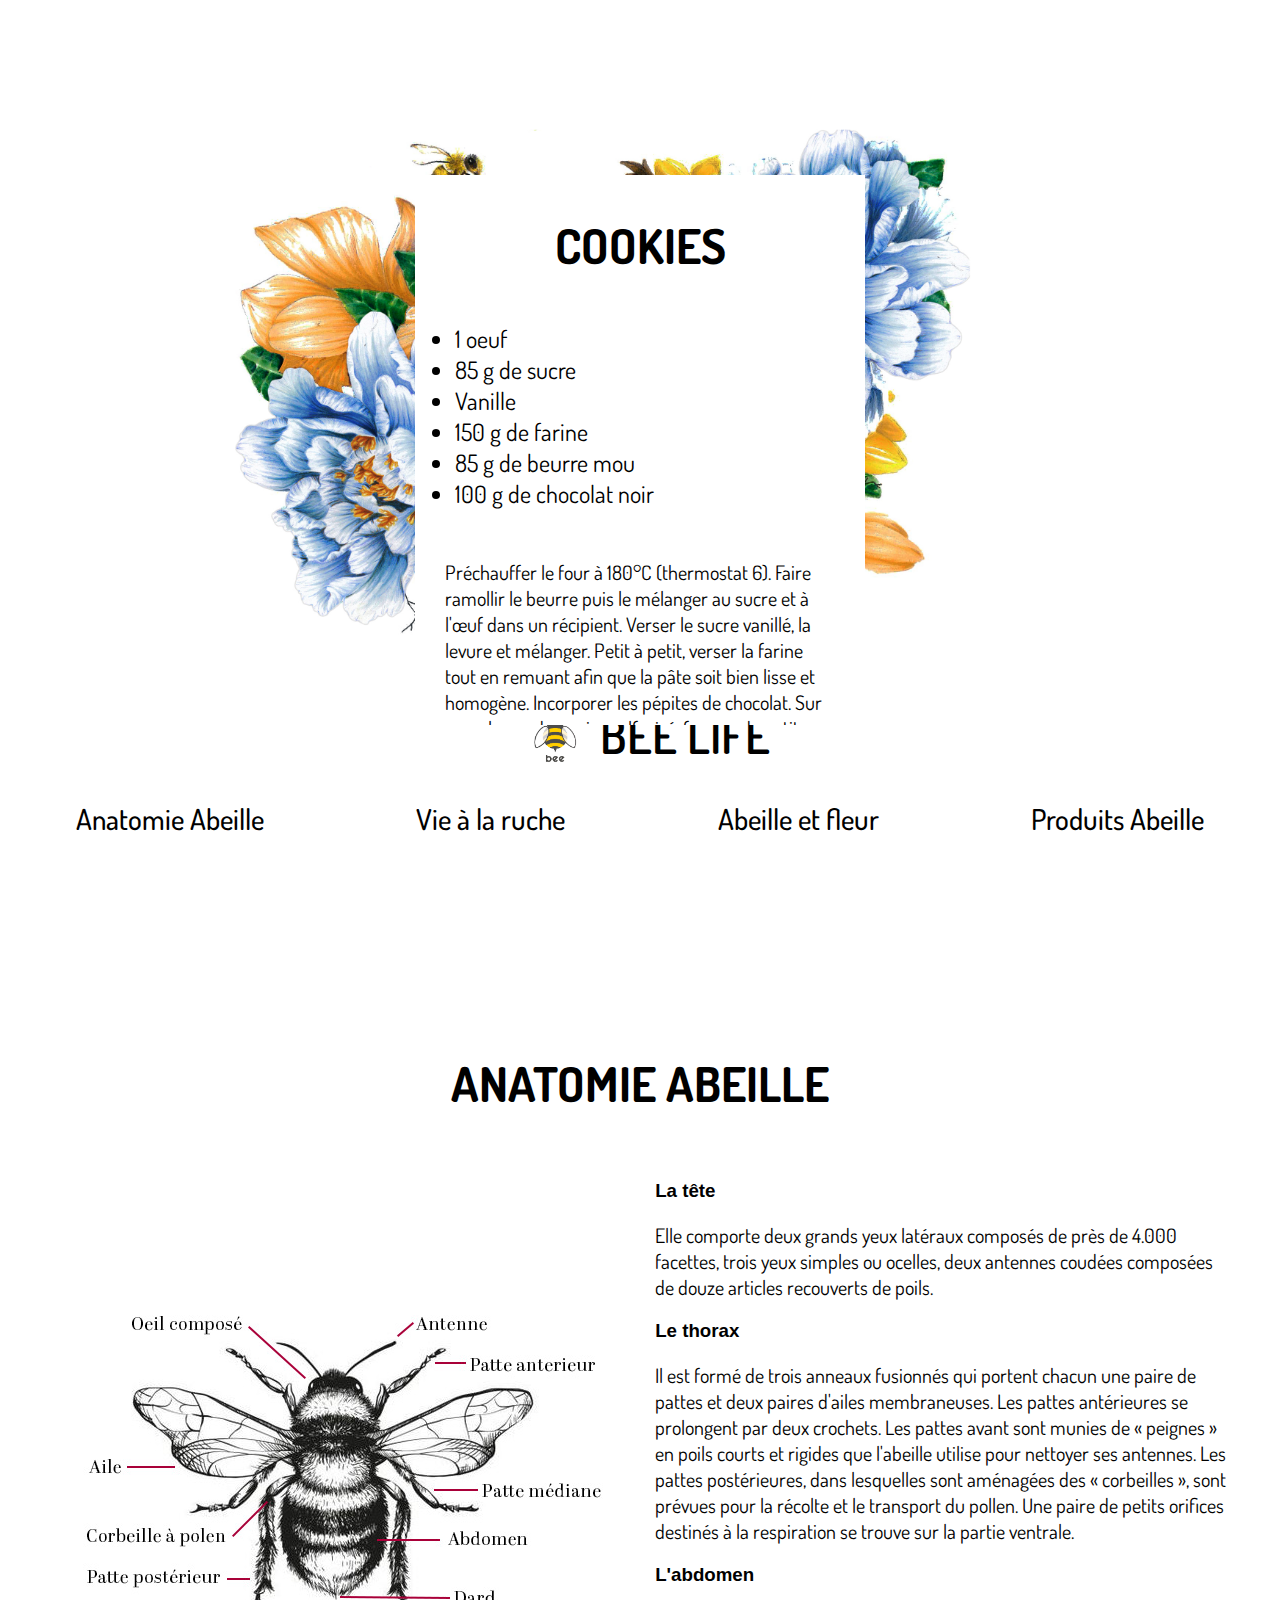
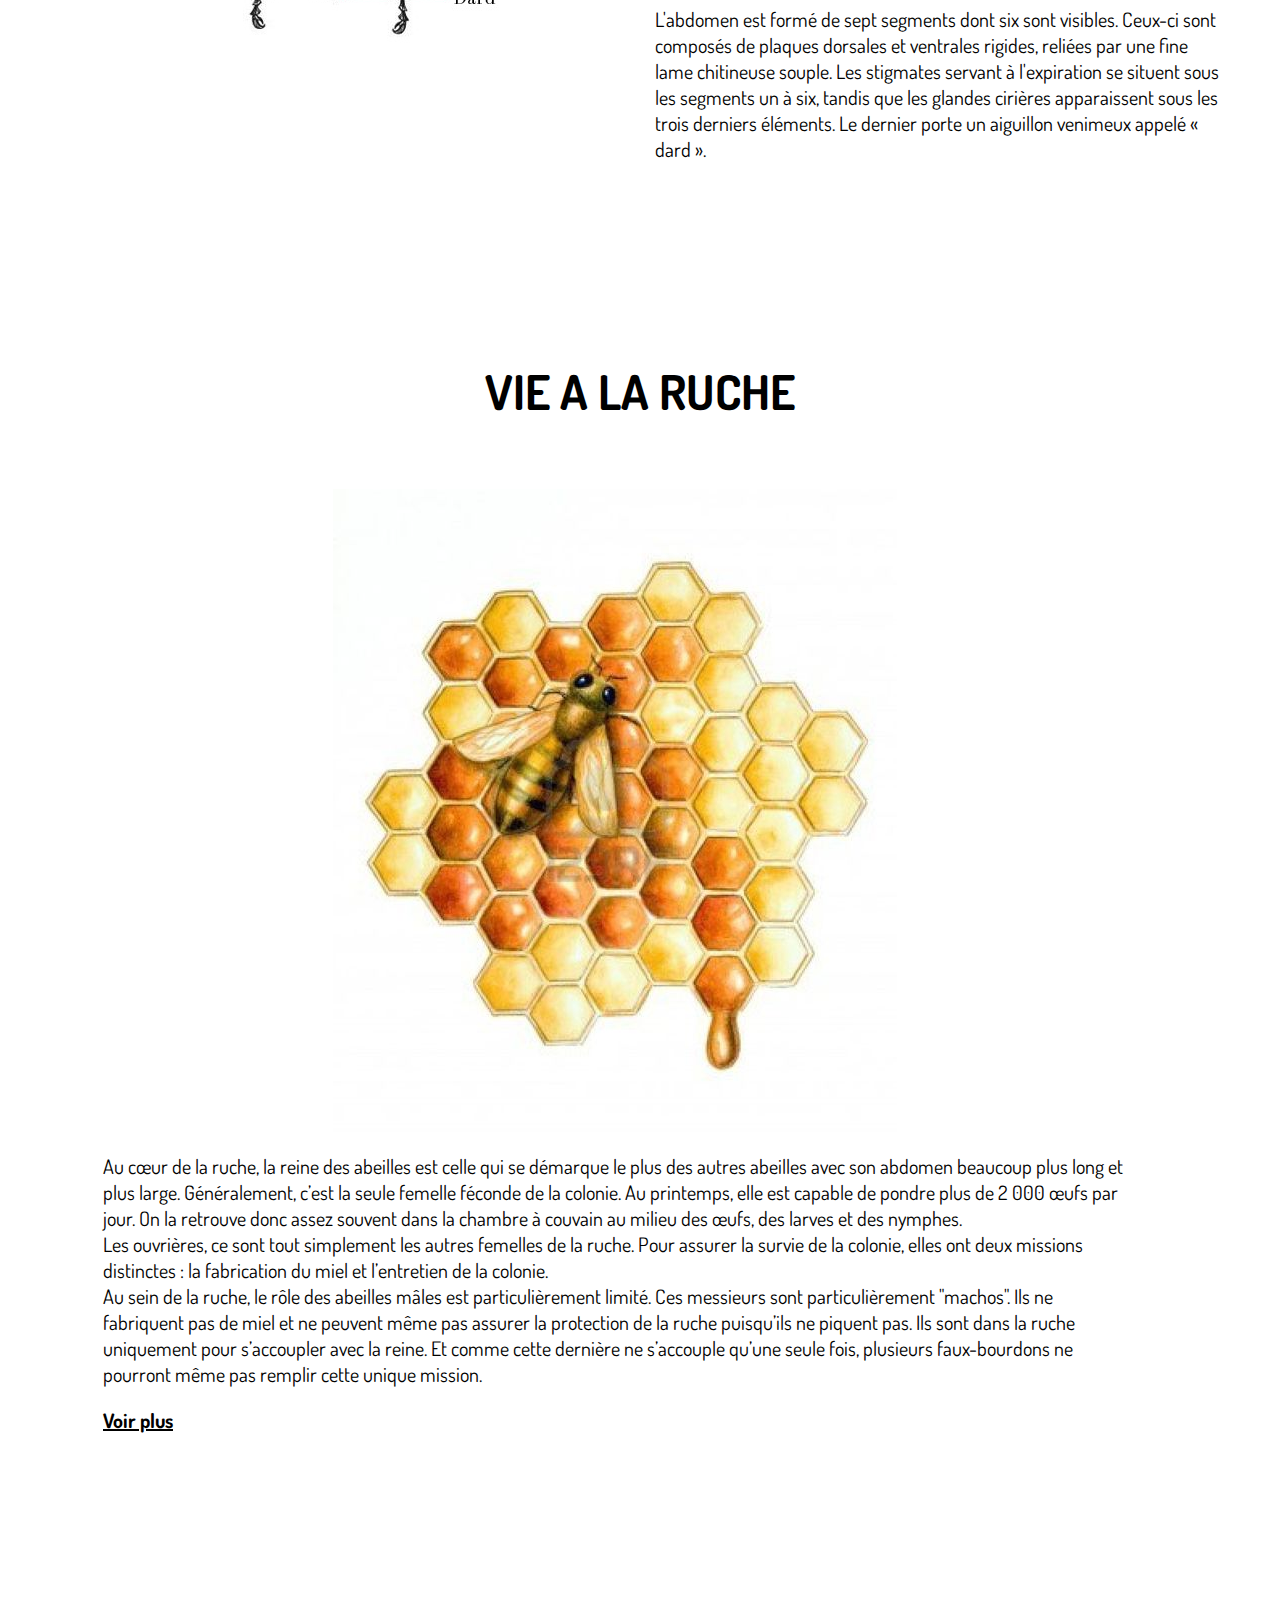
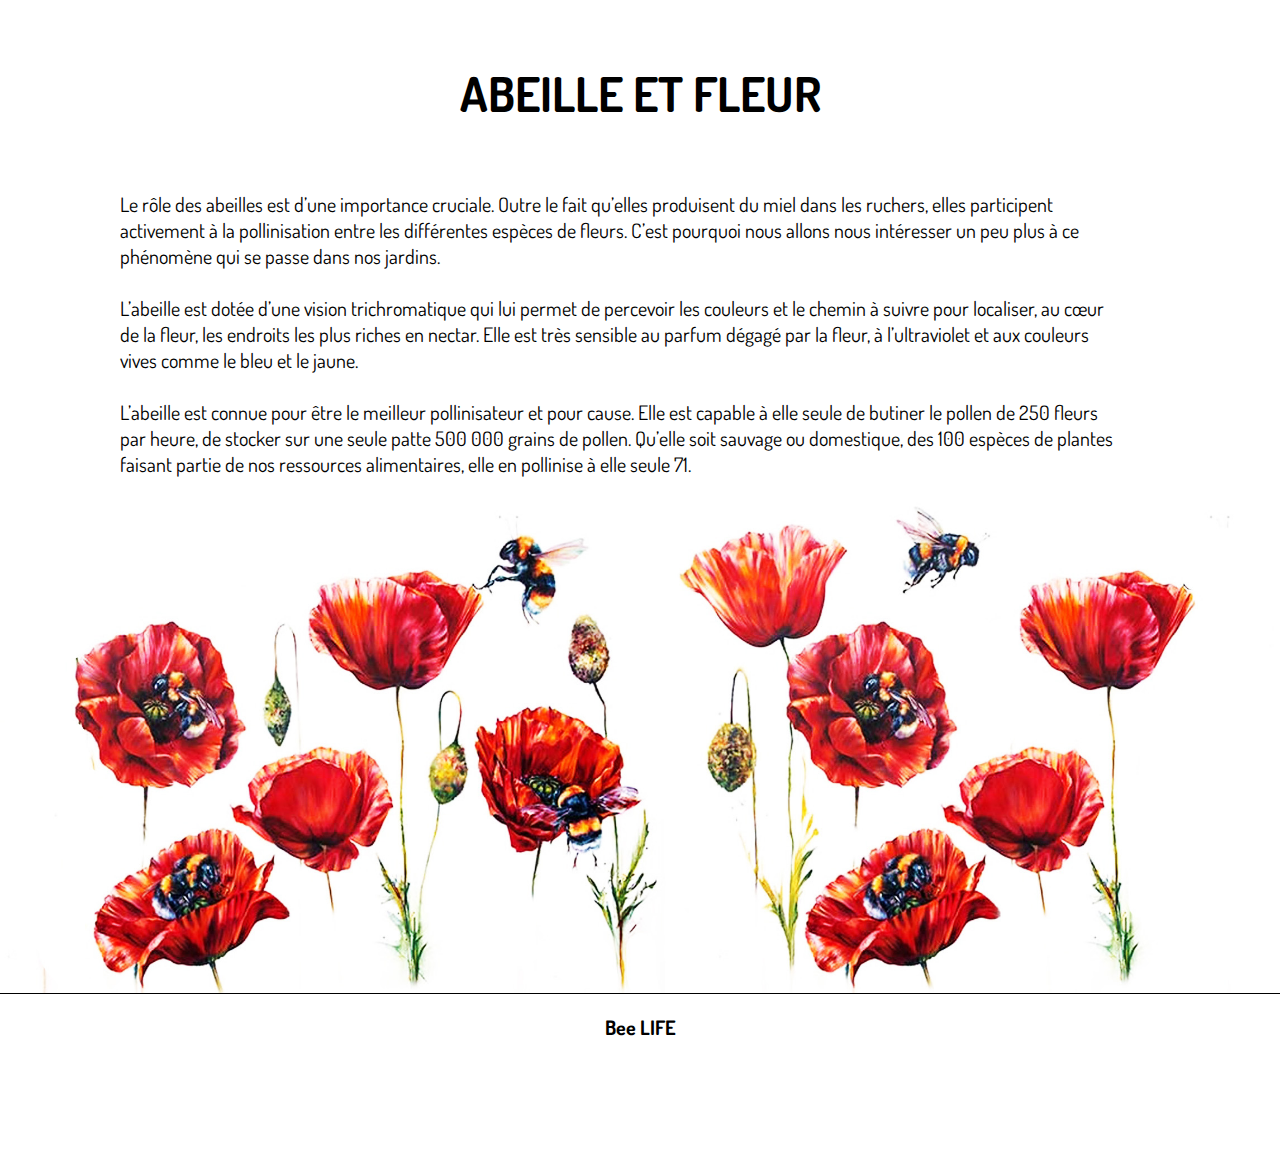
<file: index.html>
<!DOCTYPE html>
<html lang="fr" dir="ltr">

<head>

  <link rel="stylesheet" href="css/master.css">
  <link rel="stylesheet" href="css/typo.css">
  <link href="https://fonts.googleapis.com/icon?family=Material+Icons" rel="stylesheet">
  <meta charset="utf-8">
  <title>LA RUCHE</title>
  <script src="https://ajax.googleapis.com/ajax/libs/jquery/3.5.1/jquery.min.js"></script>
</head>






<header>

  <section id="header1">
  </section>

  <div class="logo-titre">
    <img src="images/logo.png" alt="image illustrant le projet">
    <h1 id="top">BEE LIFE</h1>
  </div>

  <div class="centrer-menu">
    <a href="#main-menu" class="toggle-menu">
      <i class="material-icons">menu</i>
    </a>
  </div>

  <nav id="main-menu">

    <ul>
      <li><a href="#step1">Anatomie Abeille</a></li>
      <li><a href="#step2">Vie à la ruche</a></li>
      <li><a href="#step3">Abeille et fleur</a></li>
      <li><a href="step4.html">Produits Abeille</a></li>
    </ul>
    <div class="centrer-menu">
      <a href="#hide" class="toggle-menu">
        <i class="material-icons" id="hide">
          keyboard_arrow_up
        </i>
      </a>
    </div>
  </nav>
</header>






<body>

  <div class="test1">
    <img src="images/abeilleruche.png" alt="">
  </div>

  <div class="first-article" id="step1">
    <h2>ANATOMIE ABEILLE</h2>
    <div class="main-content">
      <figure>
        <img src="images/abeille-a.jpg" alt="">
      </figure>
      <div class="text-content">

        <h3>La tête <br></h3>
        <p>
          Elle comporte deux grands yeux latéraux composés de près de 4.000 facettes, trois yeux simples ou ocelles, deux antennes coudées composées de douze articles recouverts de poils. </p>

        <h3>Le thorax<br></h3>
        <p>
          Il est formé de trois anneaux fusionnés qui portent chacun une paire de pattes et deux paires d'ailes membraneuses. Les pattes antérieures se prolongent par deux crochets.
          Les pattes avant sont munies de « peignes » en poils courts et rigides que l'abeille utilise pour nettoyer ses antennes. Les pattes postérieures, dans lesquelles sont aménagées des « corbeilles », sont prévues pour la récolte et le
          transport du pollen. Une paire de petits orifices destinés à la respiration se trouve sur la partie ventrale.
        </p>

        <h3>L'abdomen<br></h3>
        <p>
          L'abdomen est formé de sept segments dont six sont visibles. Ceux-ci sont composés de plaques dorsales et ventrales rigides, reliées par une fine lame chitineuse souple. Les stigmates servant à l'expiration se situent sous les segments un à
          six, tandis que les glandes cirières apparaissent sous les trois derniers éléments. Le dernier porte un aiguillon venimeux appelé « dard ».</p>
      </div>
    </div>
  </div>


  <div class="content-block" id="step2">
    <h2>VIE A LA RUCHE</h2>
    <div class="la-vie-ruche" id="step-2-first">
      <img src="images/vie-ruche-3.jpg" alt="">
      <div class="text-content-step2">
        <p>Une ruche est une structure presque fermée abritant une colonie d'abeilles. L’intérieur de la ruche est composé de rayons formés par des cellules hexagonales de cire d'abeille. Les abeilles utilisent ces cellules pour le stockage de la
          nourriture (miel et pollen), et pour le renouvellement de la population (œufs, larves et nymphes).
          Intérieur d'une ruche artificielle.<br>
          En apiculture, la ruche est l’unité de vie construite par l’apiculteur pour accueillir une colonie d’une des deux espèces d'abeilles domestiquées (Apis mellifera ou Apis cerana). Il s'agissait autrefois d'une structure tressée ou creusée
          dans un tronc mort. Il s'agit aujourd'hui généralement d'une caisse de bois. L’enruchage ou l’enruchement est l'action de peupler d'abeilles une ruche1. Un groupe de ruches est un rucher.</p>
        <div class="voir-plus">
          <p>Voir plus</p>
        </div>
      </div>
    </div>

    <div class="la-vie-ruche" id="step-2-second">

      <img src="images/vie-ruche.jpg" alt="">

      <div class="text-content-step2">
        <p>Au cœur de la ruche, la reine des abeilles est celle qui se démarque le plus des autres abeilles avec son abdomen beaucoup plus long et plus large.
          Généralement, c’est la seule femelle féconde de la colonie. Au printemps, elle est capable de pondre plus de 2 000 œufs par jour. On la retrouve donc assez souvent dans la chambre à couvain au milieu des œufs, des larves et des nymphes.<br>
          Les ouvrières, ce sont tout simplement les autres femelles de la ruche. Pour assurer la survie de la colonie, elles ont deux missions distinctes : la fabrication du miel et l’entretien de la colonie. <br>
          Au sein de la ruche, le rôle des abeilles mâles est particulièrement limité. Ces messieurs sont particulièrement "machos". Ils ne fabriquent pas de miel et ne peuvent même pas assurer la protection de la ruche puisqu’ils ne piquent pas.
          Ils sont dans la ruche uniquement pour s’accoupler avec la reine. Et comme cette dernière ne s’accouple qu’une seule fois, plusieurs faux-bourdons ne pourront même pas remplir cette unique mission.
        </p>
        <div class="voir-plus">
          <p>Voir plus</p>
        </div>
      </div>

    </div>
  </div>


  <div class="content-block" id="step3">
    <h2>ABEILLE ET FLEUR</h2>



    <div class="main-content">


      <div class="text-content">
        <p>Le rôle des abeilles est d’une importance cruciale. Outre le fait qu’elles produisent du miel dans les ruchers, elles participent activement à la pollinisation entre les différentes espèces de fleurs. C’est pourquoi nous allons nous
          intéresser un peu plus à ce phénomène qui se passe dans nos jardins.
          <br><br>

          L’abeille est dotée d’une vision trichromatique qui lui permet de percevoir les couleurs et le chemin à suivre pour localiser, au cœur de la fleur, les endroits les plus riches en nectar. Elle est très sensible au parfum dégagé par la
          fleur, à l’ultraviolet et aux couleurs vives comme le bleu et le jaune.
          <br><br>

          L’abeille est connue pour être le meilleur pollinisateur et pour cause. Elle est capable à elle seule de butiner le pollen de 250 fleurs par heure, de stocker sur une seule patte 500 000 grains de pollen. Qu’elle soit sauvage ou domestique,
          des 100 espèces de plantes faisant partie de nos ressources alimentaires, elle en pollinise à elle seule 71.
        </p>
      </div>

      <div class="image-background2">
        <figure>
          <img src="images/step32.jpg" alt="">
        </figure>
      </div>

    </div>
  </div>
  <div class="image-background">
    <img src="css/images/step31.jpg" alt="">
  </div>

  <div id='modal'>
    <div class='popup'>

      <h2>COOKIES</h2>


      <ul>
        <li>1 oeuf</li>
        <li>85 g de sucre</li>
        <li>Vanille</li>
        <li>150 g de farine</li>
        <li>85 g de beurre mou</li>
        <li>100 g de chocolat noir</li>

      </ul>
      <p>
        Préchauffer le four à 180°C (thermostat 6).
        Faire ramollir le beurre puis le mélanger au sucre et à l'œuf dans un récipient. Verser le sucre vanillé, la levure et mélanger.
        Petit à petit, verser la farine tout en remuant afin que la pâte soit bien lisse et homogène. Incorporer les pépites de chocolat.
        Sur une plaque de papier sulfurisé, former de petites boules avec la pâte à cookies.
        Veiller à bien espacer chacune des petites boules (laisser 2 à 3 cm entre chaque) car elles vont s'élargir durant la cuisson.
        Enfourner pendant 10 min. Dès que les bords des cookies brunissent, les retirer du four.
      </p>


      <img src="images/cookie.png" alt="" class="rotate" width="100" height="100" />


      <div class='button-action'>
        <button class="button" id='accept'>Accepter</button>
        <button class="button" id='refuse'>refuser</button>
      </div>

    </div>
  </div>

  <footer>
    <p>Bee LIFE</p>
  </footer>


</body>


<style>
  .button {
    background-color: black;
    border: none;
    color: white;
    padding: 15px 32px;
    text-align: center;
    text-decoration: none;
    display: inline-block;
    font-size: 16px;
    margin: 4px 2px;
    cursor: pointer;
  }
</style>

<script>
  $('#step-2-first').on('click', function() {
    $(this).css('display', 'none')
    $('#step-2-second').css('display', 'flex', )
  })
  $('#step-2-second').on('click', function() {
    $(this).css('display', 'none')
    $('#step-2-first').css('display', 'flex')
  })
  $('#accept').on('click', function() {
    $('#modal').hide()
    $('body').css('overflow', 'auto')
  })
  $('#refuse').on('click', function() {
    $('#modal').hide()
    $('body').css('overflow', 'auto')
  })
</script>

</html>
</file>
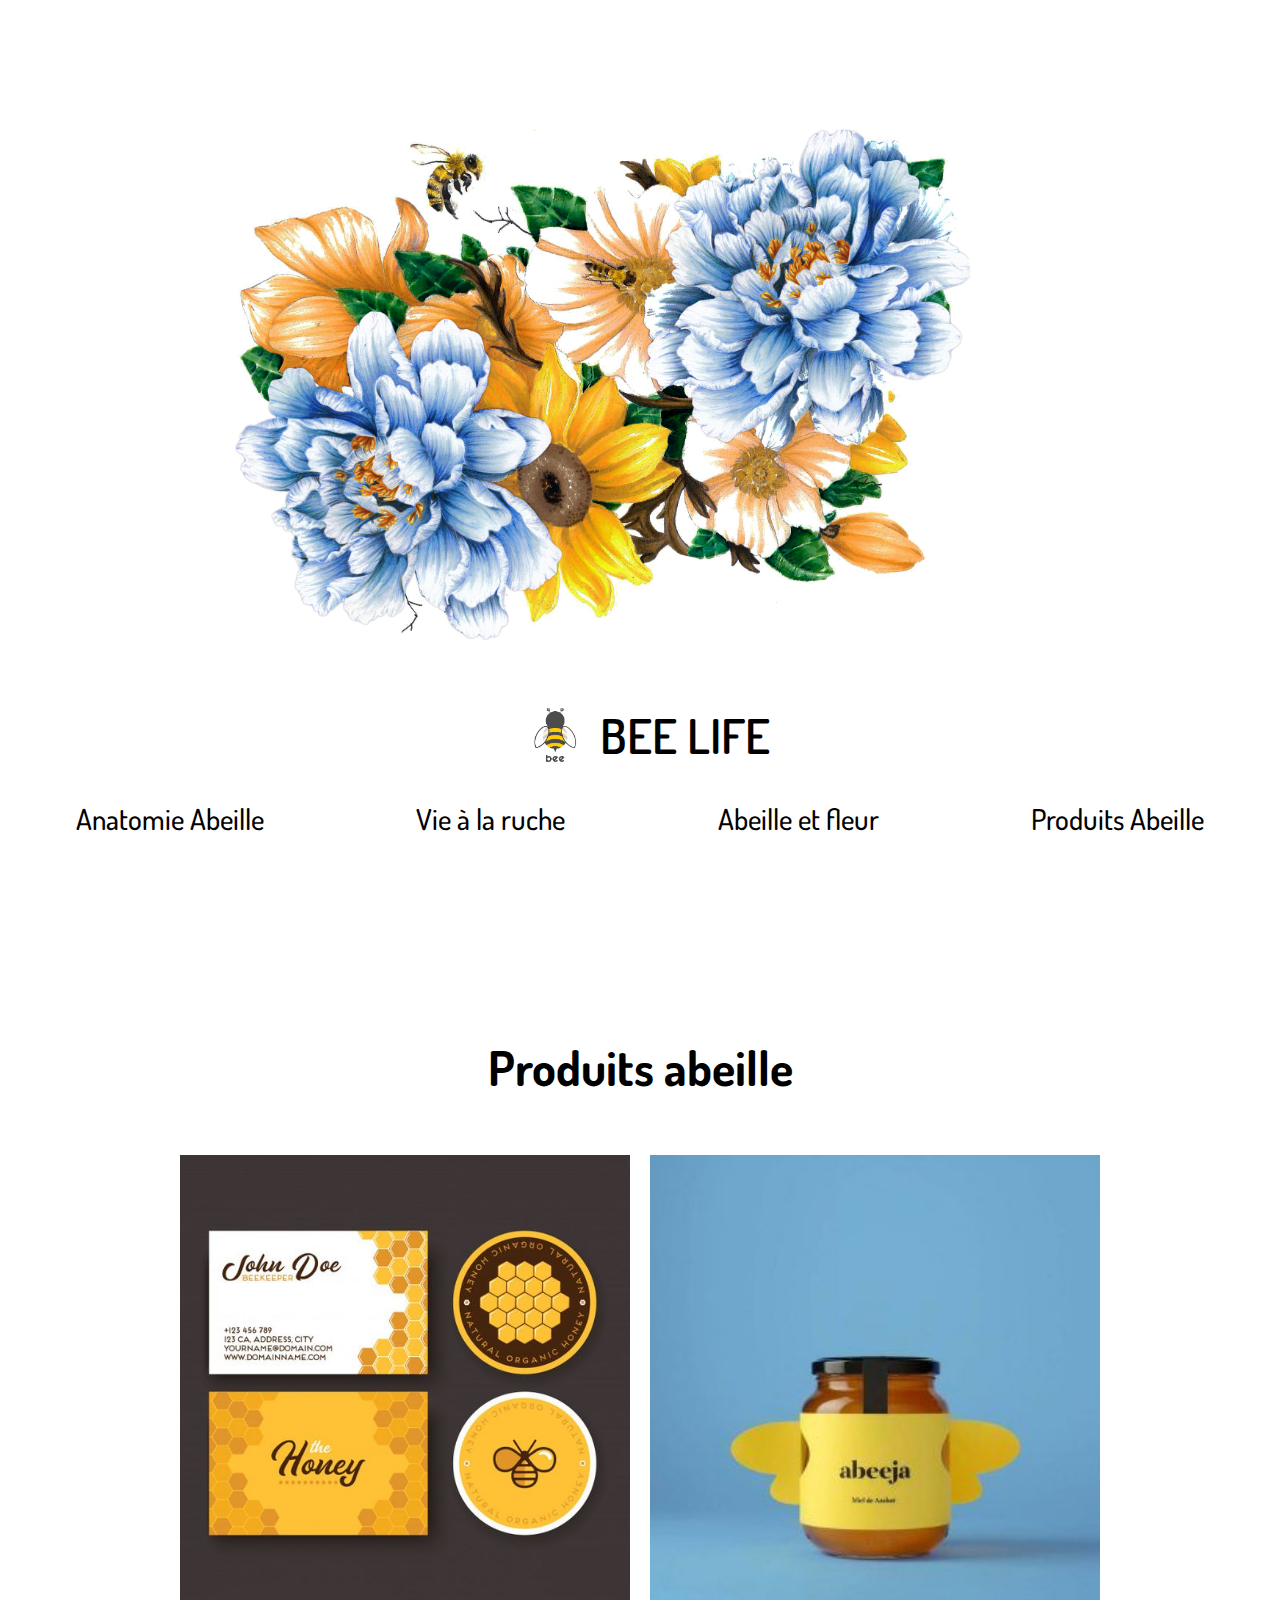
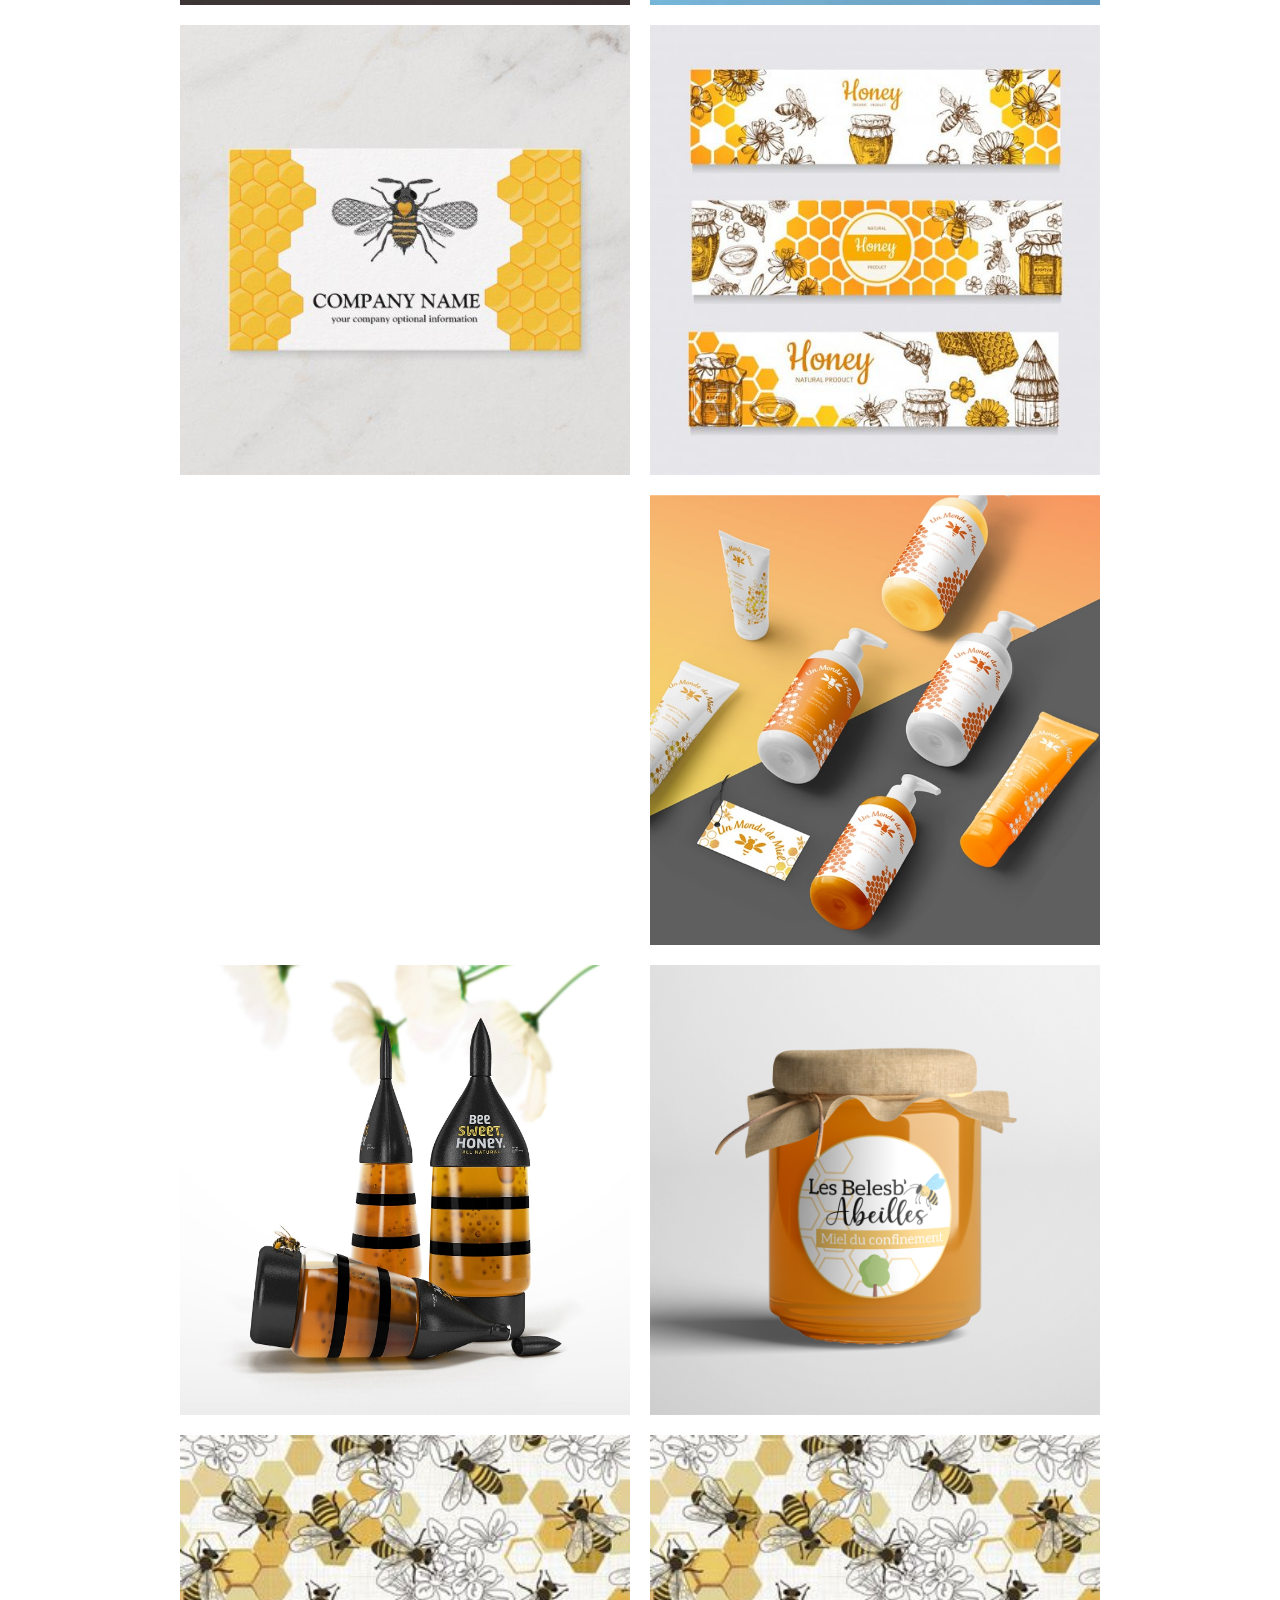
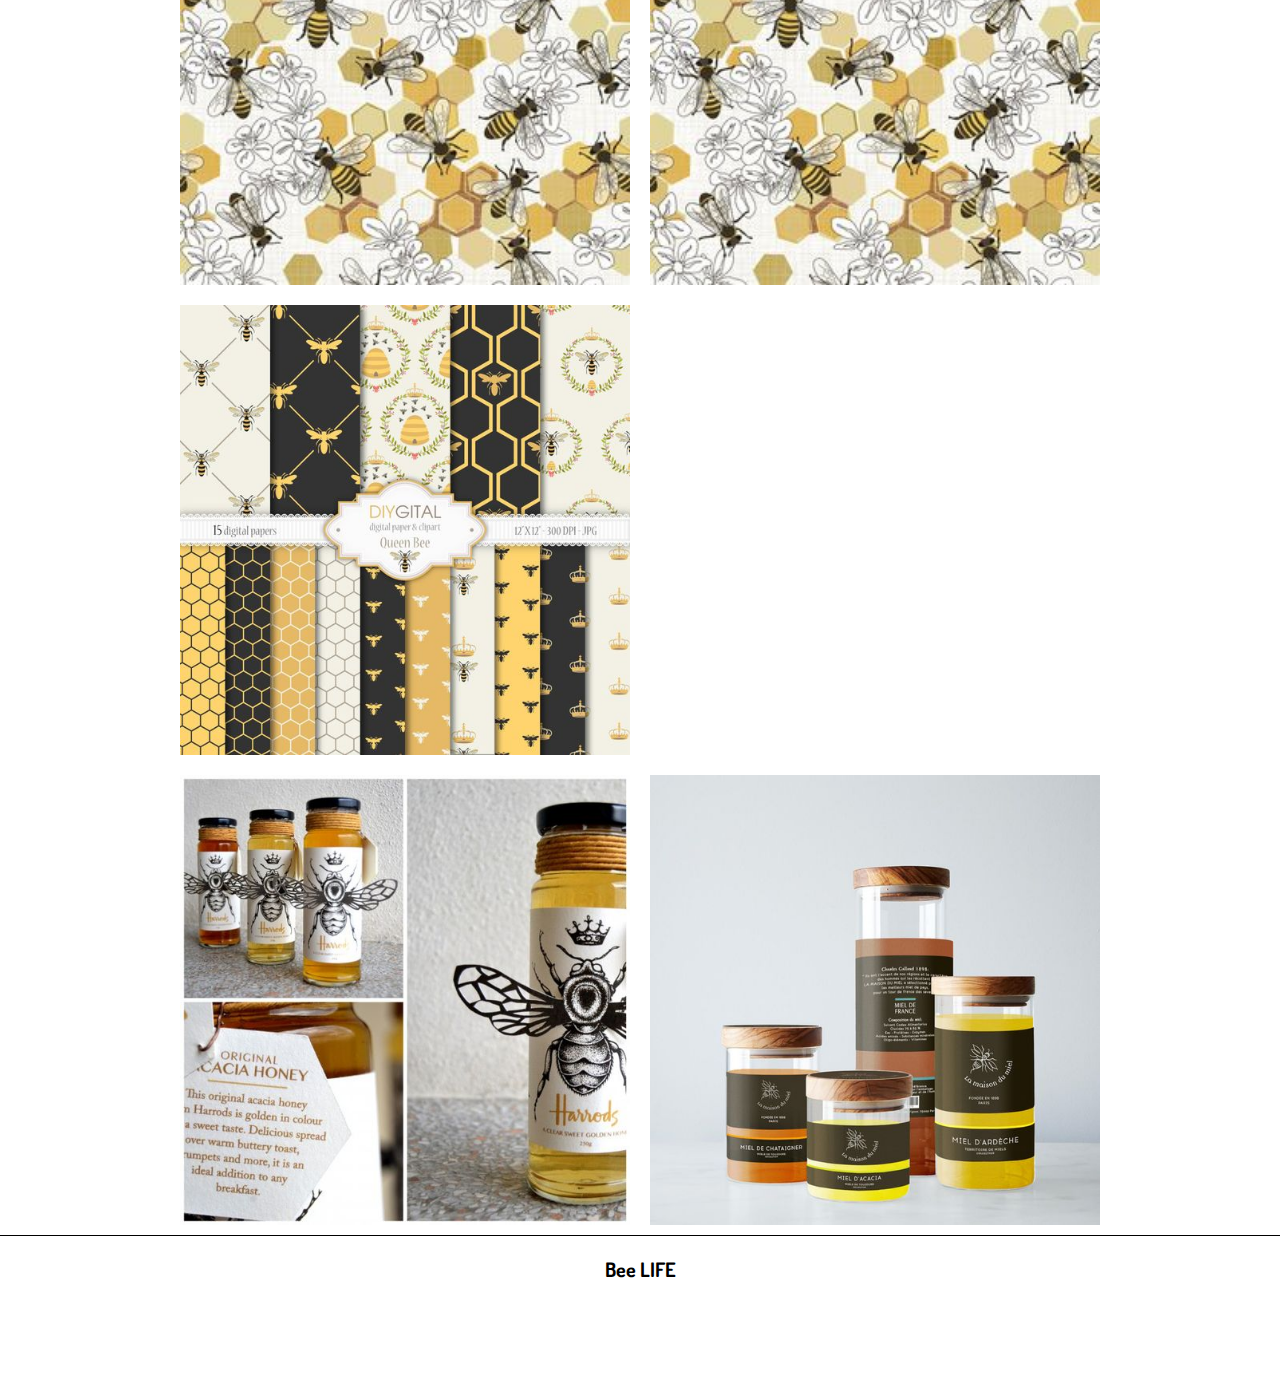
<file: step4.html>
<!DOCTYPE html>
<html lang="en" dir="ltr">
  <head>
    <meta charset="utf-8">
    <title></title>

        <link rel="stylesheet" href="css/master.css">
        <link rel="stylesheet" href="css/typo.css">
        <link href="https://fonts.googleapis.com/icon?family=Material+Icons" rel="stylesheet">
        <meta charset="utf-8">
        <title>LA RUCHE</title>
        <script src="https://ajax.googleapis.com/ajax/libs/jquery/3.5.1/jquery.min.js"></script>
    </head>



      <header>

      <section id="header1">
      </section>

      <div class="logo-titre">
        <img src="images/logo.png" alt="image illustrant le projet">
        <h1 id="top">BEE LIFE</h1>
      </div>

          <div class="centrer-menu">
            <a href="#main-menu" class="toggle-menu">
              <i class="material-icons">menu</i>
            </a>
          </div>

        <nav id="main-menu">
        <ul>
          <li><a href="index.html#step1">Anatomie Abeille</a></li>
          <li><a href="index.html#step2">Vie à la ruche</a></li>
          <li><a href="index.html#step3">Abeille et fleur</a></li>
          <li><a href="#step4">Produits Abeille</a></li>
        </ul>
        </nav>


          <div class="centrer-menu">
      <a href="#hide" class="toggle-menu">
          <i class="material-icons" id="hide">
            keyboard_arrow_up
          </i>
        </a>
        </div>

      </header>
  <body>
    <div class="content-block" id="step4">
    <h2>Produits abeille</h2>
<div class="box-images">

<img src="images/bee1.jpg" alt="">


<img src="images/bee2.jpg" alt="">

<img src="images/bee3.jpg" alt="">


<img src="images/bee4.jpg" alt="">

<iframe width="450" height="450" src="https://www.youtube.com/embed/swhhjAYdPc4?start=21" frameborder="0" allow="accelerometer; autoplay; clipboard-write; encrypted-media; gyroscope; picture-in-picture" allowfullscreen></iframe>
<img src="images/bee5.jpg" alt="">


<img src="images/bee6.jpg" alt="">

<img src="images/bee7.png" alt="">

<img src="images/bee9.jpg" alt="">

<img src="images/bee9.jpg" alt="">

<img src="images/bee10.jpg" alt="">

<iframe width="450" height="450" src="https://www.youtube.com/embed/AhsvR7Uh630?start=21" frameborder="0" allow="accelerometer; autoplay; clipboard-write; encrypted-media; gyroscope; picture-in-picture" allowfullscreen></iframe>

<img src="images/bee11.jpg" alt="">

<img src="images/bee12.jpg" alt="">

</div>
</div>

    </div>

    <footer>
    <p>Bee LIFE</p>
    </footer>

  </body>
</html>
</file>
<file: css/master.css>
header {
  position: sticky;
  top: calc(-100vh + 110px);
    background: white;

}
body{
  margin: 0;
}
/*
body{
  overflow: hidden;

}
*/
#header1 {
  background : url('images/background.jpg') no-repeat top center;
  background-size: cover;
  height: 100vh;
  background-attachment: fixed;
}

.logo-titre {
  display: flex;
  align-items: center;
  justify-content: center;
      margin-top: -100px;
}
.logo-titre img  {
  width: 90px;
  height: 90px;
  margin: auto 0 auto 0;
}
.logo-titre h1 {
  margin: 0;
}

section {
margin: 0 auto;
}
section {
margin-top: -110px;
}

#modal {
  display: flex;
  width: 100vw;
  height: 100vh;
  position:  absolute;
  top: 0;

  z-index: 100;
}

.popup {
  width: 450px;
  height: 550px;
  background: white;
  margin: auto;
  opacity: 2;
  z-index: 101;
  overflow: scroll;
}

.popup p {
  padding: 30px;
}

.cookie {
  margin-left: auto;
  margin-right: auto;
  display: flex;
}

.button-action {
  display: flex;
  justify-content: center;
}
#accept.button {
  margin: 20px;
}
#refuse.button {
  margin: 20px;
}

.popup img {
  height: 180px;
  width: 180px;
  transform: rotate(360);
}




.centrer-menu{
  width: 100%;
  display: flex;
  justify-content: center;
}

.toggle-menu {
text-align: center;}

#main-menu:target {
  display: block;
  .toggle-menu{
    display:none;
  }
}
#hide:target{
  display: none;
}

#main-menu{
  max-width: 100%;
  transition: 2s all ease;
  margin-top: 20px;
  margin-bottom: 20px;

}

#main-menu ul {
padding-left:0;
border: 0;
list-style-type: none;

}
a:hover {
  color: blue;
}

@media (min-width : 640px) {
  #main-menu {
    position: static;
  background: transparent;
display: block;
justify-content: center;
  justify-content: center;
    transition: 2s all ease;
  }

  #main-menu ul {
    display: flex;
    justify-content: space-around;
  width: 100%;


}
.toggle-menu {
    display: none;}

.test1 img{
  position: absolute;
      left: -999em;
}

}


#step1 {
padding-top: 140px;
  margin-left: 4vw;
  margin-right: 4vw;
}

#step2 {
  padding-top: 140px;
  margin-left: 5vw;
  margin-right: 5vw;
}

#step3 {
  padding-top: 140px;
  margin-left: 5vw;
  margin-right: 5vw;

}

#step4 {
  padding-top: 140px;
  margin-left: 5vw;
  margin-right: 5vw;
}
.la-vie-ruche {
  display: flex;
  flex-wrap: wrap;
  align-items: center;
  justify-content: center;
  padding-top: 20px;
    padding-bottom: 30px;
  }


#step-2-first {
  display: none;

}


@media (max-width: 639px) {
  #main-menu{
    display: none;
    pading: 0;
  }


    li{display: flex;
      justify-content: center;  }

  a {  margin: auto;
      padding: 20px;}


  ul {
    padding-bottom: 20px;
    border-bottom: 1px solid black;
    padding-top: 20px;
    border-top: 1px solid black;
  }

  #main-menu ul {
margin: 0;
}





.test1 img{
  width: 100vw;
}
}
@media (max-width: 1200px) {
  .main-content{
    display: flex;
    flex-wrap: wrap;
  }
  .image-background2 img {
    max-width: 300px;
    height: auto;
  display: block;
  margin-left: auto;
  margin-right: auto
  }
  .image-background img{
    position: absolute;
        left: -999em;
  }
  .la-vie-ruche {
  padding-bottom: 50px;
  }
  }
  @media (min-width: 1200px) {
    .image-background img {
      max-width: 100%;
      height: auto;
    display: block;
    margin-left: auto;
    margin-right: auto
    }

    .image-background2 img{
      position: absolute;
          left: -999em;
    }
    }
.main-content{
  display: flex;
  justify-content: center;
  align-items: center;
}
}

.content-block {
  display: flex;
  flex-wrap: wrap;
}
.text-content  {
  flex-basis: 600px;
  flex-grow: 1;
  flex-shrink: 1;
  max-width: 1000px;
  min-height: 200px;  }

  .text-content-step2  {
    flex-basis: 500px;
    flex-grow: 1;
    flex-shrink: 1;
    max-width: 80vw;
    min-height: 200px;
  margin-right: 50px;}
}

.text-content-step2  {
  flex-basis: 500px;
  flex-grow: 1;
  flex-shrink: 1;
  max-width: 80vw;
  min-height: 200px;  }
figure {
  margin-left: 0;
}

#step-2-first img {
width: 564px;
height: auto;
}

.la-vie-ruche img {
  padding-right: 50px;
}

.la-vie-ruche:hover {
  box-shadow: 3px 4px 13px -1px rgba(0, 0, 0, .10);
}





@import url("https://fonts.googleapis.com/css?family=Lato:400,400i,700");

a {
  color:#fff;
  text-decoration:none;
}
footer {
  text-align: center;

  border-top: 1px solid black;
  font-weight: bold;
}

#step4 img {
  width: 450px;
  height: 450px;
  padding: 10px;

}
.box-images {
  display: flex;
  margin-left: auto;
  margin-right: auto;
  flex-wrap: wrap;
  justify-content: center;
  align-items: center;
}

iframe {
    padding: 10px;
}

.rotate {
  animation: rotation 4s infinite linear;
  display: block;
   margin-left: auto;
   margin-right: auto;
   margin-bottom: 40px;
}

@keyframes rotation {
  from {
    transform: rotate(0deg);
  }
  to {
    transform: rotate(359deg);
  }
}
</file>
<file: css/typo.css>
@import url('https://fonts.googleapis.com/css2?family=Anton&family=Dosis:wght@400;500;600&family=Lobster&family=Montserrat&family=Sansita+Swashed:wght@400;700&display=swap');

body {
  font-family: sans-serif;
}

.material-icons {
  font-size: 3em !important;
}

header {
  background: white;
}

h1 {
  font-size: 3em;
  font-family: 'Dosis', sans-serif;
  font-weight: 600;
}

#illustrations-menu h1 {
  margin-top: 100px;
}

h2 {
  font-size: 3em;
  margin-bottom: 1em;
  text-align: center;
  font-family: 'Dosis', sans-serif;
}

a {
  text-decoration: none;
  color: black;
  font-weight: 500;
  font-size: 1.2em;
}

li {
  font-size: 1.5em;
  font-family: 'Dosis', sans-serif;
  text-decoration: none;
}

.lien {
  font-family: 'Montserrat', sans-serif;
  font-size: 2em;
  text-align: center;
}

p {
  font-size: 20px;
  font-family: 'Dosis', sans-serif;
  text-decoration: none;
}

span {
  font-weight: bold;
  font-size: 1.5em;
}

.text-contact p {
  font-size: 20px;
  font-family: 'Dosis', sans-serif;
  text-decoration: none;
  text-align: center;
  margin-left: auto;
  margin-right: auto;
}

.project-feature p {
  padding-bottom: 20px;
  color: grey;
}

.illustrations-content h2 {
  padding-top: 20px;
}

.popup h2 {
  text-align: center;
}

.voir-plus:hover{
  color: blue;
}

.voir-plus{
  font-weight: bold;
  text-decoration: underline;
}
</file>
